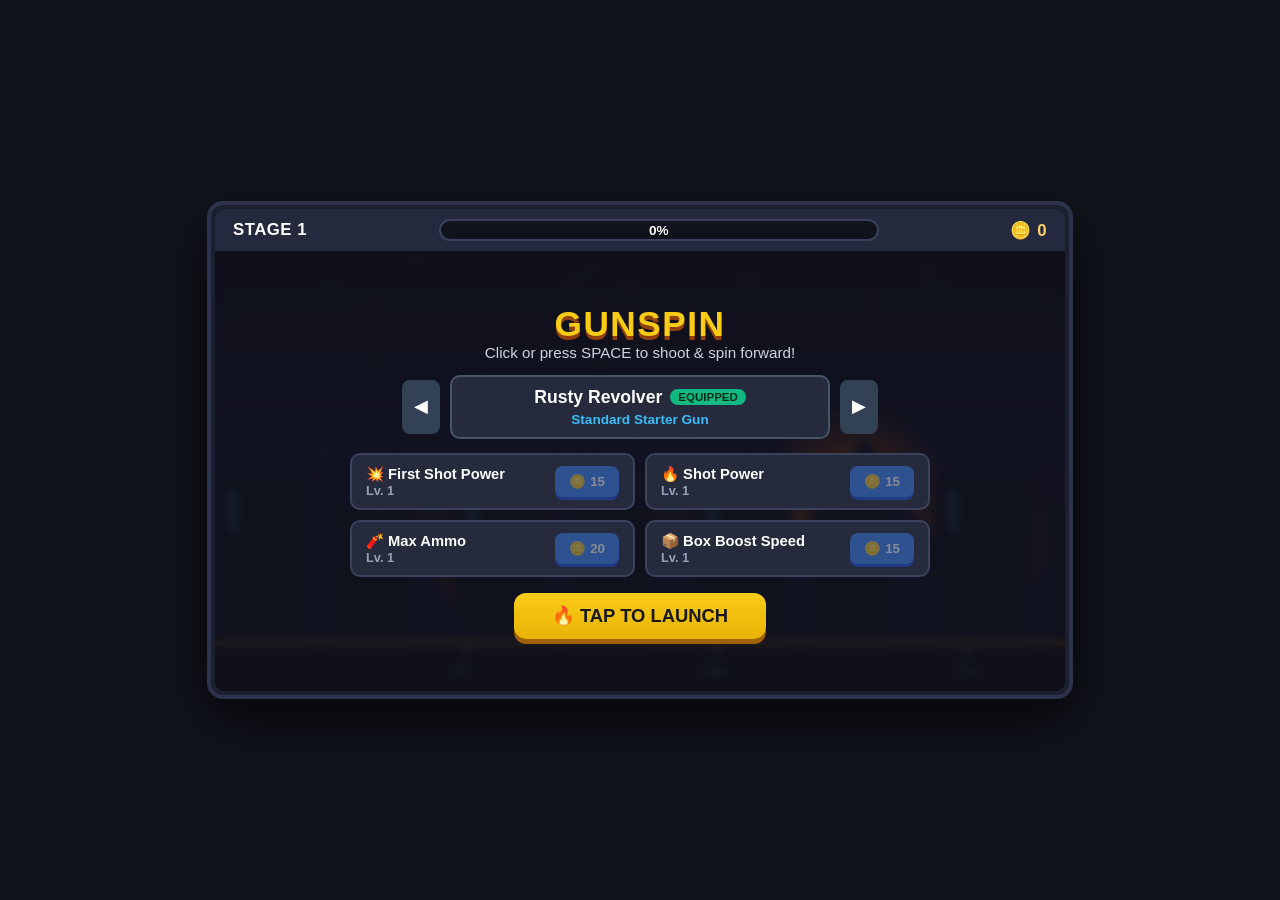
<file: gunspin/index.html>
<!DOCTYPE html>
<html lang="en">
<head>
  <meta charset="UTF-8">
  <meta name="viewport" content="width=device-width, initial-scale=1.0">
  <title>GunSpin Web</title>
  <link rel="stylesheet" href="style.css">
</head>
<body>

  <div class="game-container">
    <!-- Top HUD -->
    <div class="hud">
      <div class="hud-item">STAGE <span id="stageNum">1</span></div>
      <div class="progress-wrap">
        <div id="progressBar" class="progress-fill"></div>
        <span id="progressText">0%</span>
      </div>
      <div class="hud-item coins">🪙 <span id="coinText">0</span></div>
    </div>

    <!-- Main Canvas -->
    <div class="canvas-box">
      <canvas id="gameCanvas" width="850" height="440"></canvas>

      <!-- In-Flight Ammo Counter -->
      <div id="ammoHud" class="ammo-hud hidden"></div>

      <!-- Upgrade & Gun Selection Overlay -->
      <div id="menuOverlay" class="overlay">
        <h1 id="menuHeading">GUNSPIN</h1>
        <p id="menuSub">Click or press SPACE to shoot & spin forward!</p>

        <!-- Weapon Selector Bar -->
        <div class="gun-bar">
          <button class="nav-btn" onclick="cycleGun(-1)">◀</button>
          <div class="gun-card">
            <div class="gun-title">
              <span id="gunName">Rusty Revolver</span>
              <span id="gunTag" class="tag">EQUIPPED</span>
            </div>
            <div id="gunBonusText" class="gun-bonus">Base Weapon (No Bonus)</div>
          </div>
          <button class="nav-btn" onclick="cycleGun(1)">▶</button>
        </div>

        <!-- 4 Attribute Upgrades -->
        <div class="upgrade-grid">
          <div class="upg-card">
            <div class="upg-header">
              <span>💥 First Shot Power</span>
              <span id="lvlFirst">Lv. 1</span>
            </div>
            <button id="btnFirst" onclick="buyUpgrade('firstShot')">🪙 15</button>
          </div>

          <div class="upg-card">
            <div class="upg-header">
              <span>🔥 Shot Power</span>
              <span id="lvlPower">Lv. 1</span>
            </div>
            <button id="btnPower" onclick="buyUpgrade('power')">🪙 15</button>
          </div>

          <div class="upg-card">
            <div class="upg-header">
              <span>🧨 Max Ammo</span>
              <span id="lvlAmmo">Lv. 1</span>
            </div>
            <button id="btnAmmo" onclick="buyUpgrade('ammo')">🪙 20</button>
          </div>

          <div class="upg-card">
            <div class="upg-header">
              <span>📦 Box Boost Speed</span>
              <span id="lvlBoost">Lv. 1</span>
            </div>
            <button id="btnBoost" onclick="buyUpgrade('boost')">🪙 15</button>
          </div>
        </div>

        <button class="play-btn" onclick="startRun()">🔥 TAP TO LAUNCH</button>
      </div>
    </div>
  </div>

  <script src="game.js"></script>
</body>
</html>
</file>
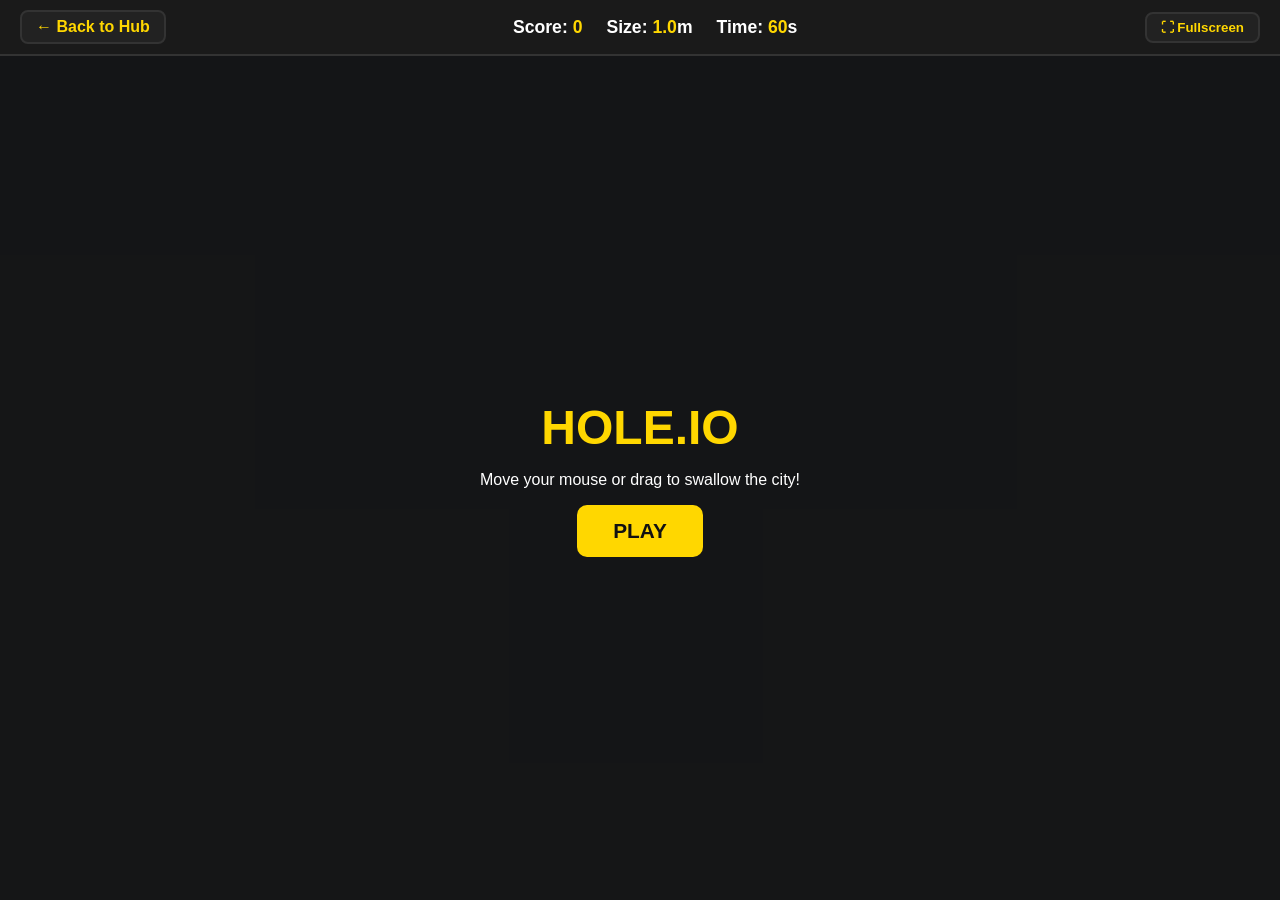
<file: hole-io/index.html>
<!DOCTYPE html>
<html lang="en">
<head>
  <meta charset="UTF-8">
  <meta name="viewport" content="width=device-width, initial-scale=1.0">
  <title>Hole.io | ://www.com</title>
  <style>
    * { box-sizing: border-box; margin: 0; padding: 0; user-select: none; }
    body { background: #111; color: #fff; font-family: sans-serif; display: flex; flex-direction: column; height: 100vh; overflow: hidden; }
    #top-bar { display: flex; justify-content: space-between; align-items: center; background: #1a1a1a; border-bottom: 2px solid #333; padding: 10px 20px; height: 56px; }
    .nav-btn { background: #222; color: #ffd700; border: 2px solid #333; padding: 6px 14px; border-radius: 8px; text-decoration: none; font-weight: bold; cursor: pointer; }
    #hud-stats { display: flex; gap: 24px; font-size: 1.1rem; font-weight: bold; }
    #hud-stats span { color: #ffd700; }
    #game-wrapper { position: relative; flex-grow: 1; width: 100%; overflow: hidden; background: #2b303a; }
    canvas { display: block; width: 100%; height: 100%; cursor: crosshair; }
    #overlay { position: absolute; inset: 0; background: rgba(17,17,17,0.85); display: flex; flex-direction: column; justify-content: center; align-items: center; gap: 1rem; z-index: 20; }
    #overlay.hidden { display: none; }
    #overlay h2 { font-size: 3rem; color: #ffd700; }
    #play-btn { background: #ffd700; color: #111; border: none; padding: 14px 36px; font-size: 1.3rem; font-weight: 900; border-radius: 10px; cursor: pointer; }
  </style>
</head>
<body>
  <header id="top-bar">
    <a class="nav-btn" href="../">← Back to Hub</a>
    <div id="hud-stats">
      <div>Score: <span id="score-display">0</span></div>
      <div>Size: <span id="size-display">1.0</span>m</div>
      <div>Time: <span id="time-display">60</span>s</div>
    </div>
    <button class="nav-btn" id="fullscreen-btn">⛶ Fullscreen</button>
  </header>
  <div id="game-wrapper">
    <canvas id="gameCanvas"></canvas>
    <div id="overlay">
      <h2 id="overlay-title">HOLE.IO</h2>
      <p id="overlay-subtitle">Move your mouse or drag to swallow the city!</p>
      <button id="play-btn">PLAY</button>
    </div>
  </div>
  <script src="game.js"></script>
</body>
</html>
</file>
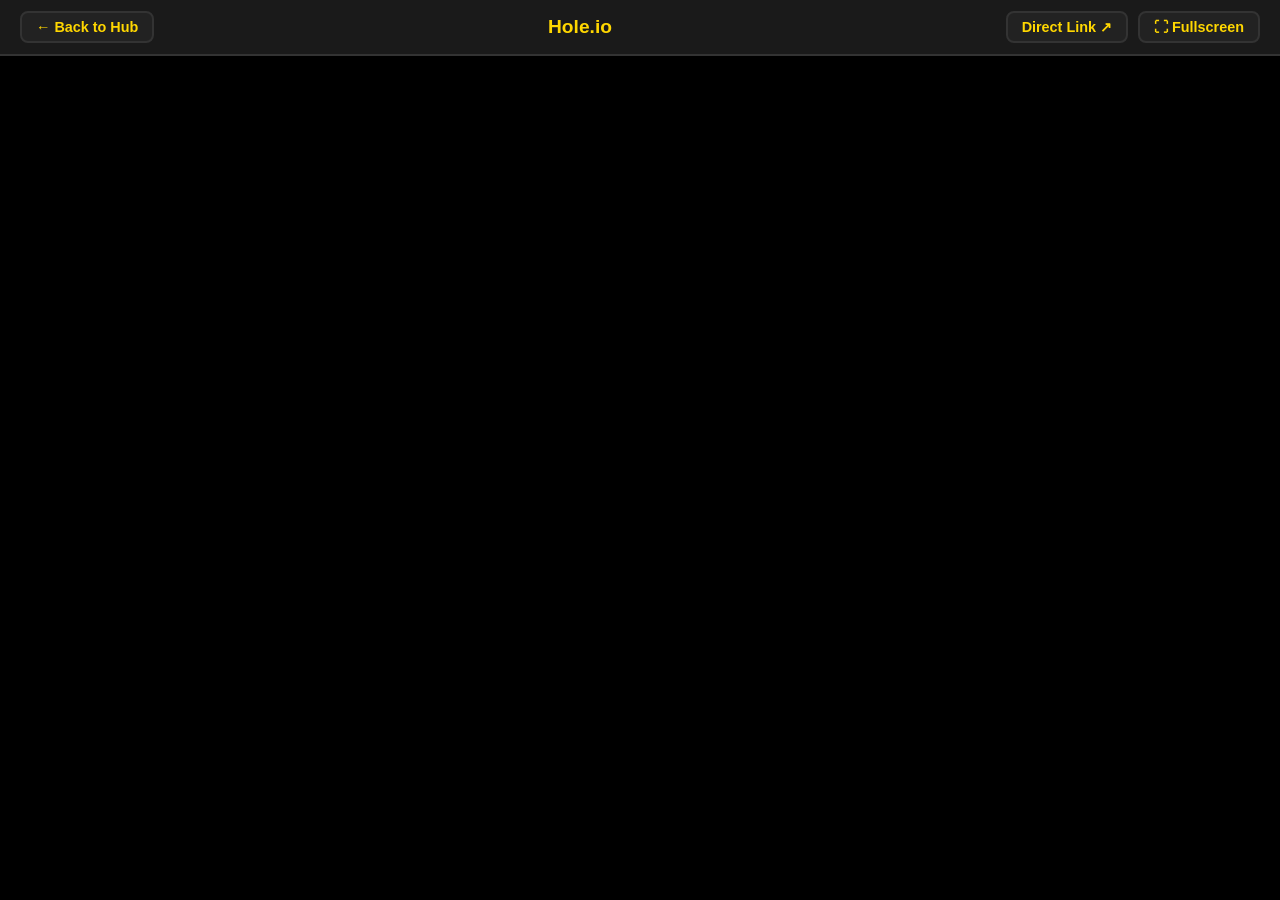
<file: hole.io/index.html>
<!DOCTYPE html>
<html lang="en">
<head>
  <meta charset="UTF-8">
  <meta name="viewport" content="width=device-width, initial-scale=1.0">
  <title>Hole.io | ://www.com</title>
  <style>
    * {
      box-sizing: border-box;
      margin: 0;
      padding: 0;
    }

    body {
      background-color: #111;
      color: #fff;
      font-family: 'Segoe UI', Tahoma, Geneva, Verdana, sans-serif;
      display: flex;
      flex-direction: column;
      height: 100vh;
      overflow: hidden;
    }

    /* Top Control Bar */
    #top-bar {
      display: flex;
      justify-content: space-between;
      align-items: center;
      background-color: #1a1a1a;
      border-bottom: 2px solid #333;
      padding: 10px 20px;
      height: 56px;
      flex-shrink: 0;
    }

    .nav-btn {
      background-color: #222;
      color: #ffd700;
      border: 2px solid #333;
      padding: 6px 14px;
      border-radius: 8px;
      text-decoration: none;
      font-weight: bold;
      font-size: 0.9rem;
      cursor: pointer;
      transition: border-color 0.2s, transform 0.1s;
    }

    .nav-btn:hover {
      border-color: #ffd700;
      transform: translateY(-1px);
    }

    #game-title {
      color: #ffd700;
      font-size: 1.2rem;
      margin: 0;
    }

    #right-controls {
      display: flex;
      gap: 10px;
    }

    /* Full-Height Game Iframe */
    #game-frame {
      flex-grow: 1;
      width: 100%;
      border: none;
      background-color: #000;
    }
  </style>
</head>
<body>

  <header id="top-bar">
    <a class="nav-btn" href="../">← Back to Hub</a>
    <h1 id="game-title">Hole.io</h1>
    <div id="right-controls">
      <a class="nav-btn" href="https://holeio.com" target="_blank" rel="noopener noreferrer">Direct Link ↗</a>
      <button class="nav-btn" id="fullscreen-btn">⛶ Fullscreen</button>
    </div>
  </header>

  <iframe id="game-frame" src="https://holeio.com" allowfullscreen></iframe>

  <script>
    const fullscreenBtn = document.getElementById("fullscreen-btn");
    const gameFrame = document.getElementById("game-frame");

    fullscreenBtn.addEventListener("click", () => {
      if (gameFrame.requestFullscreen) {
        gameFrame.requestFullscreen();
      } else if (gameFrame.webkitRequestFullscreen) {
        gameFrame.webkitRequestFullscreen();
      }
    });
  </script>

</body>
</html>
</file>
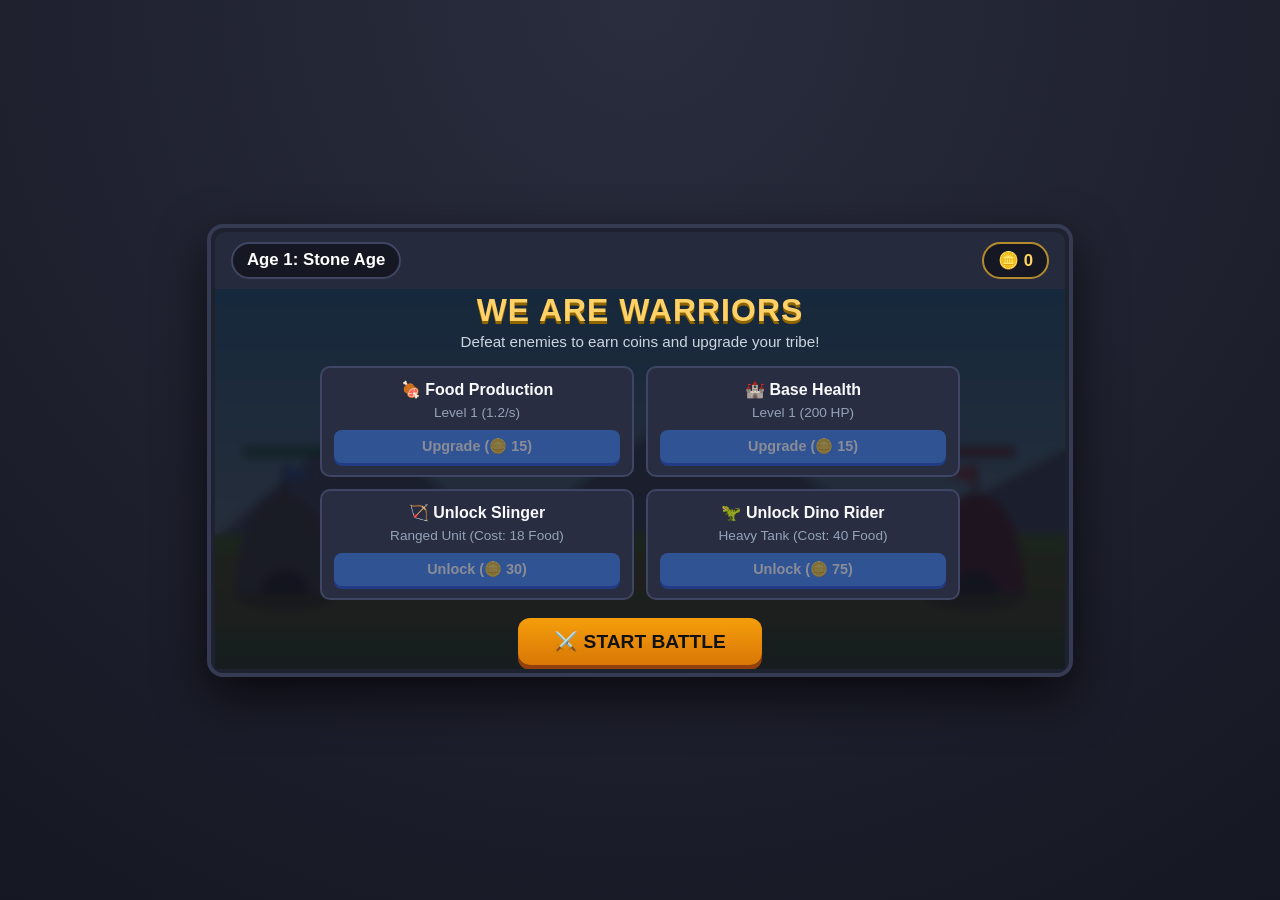
<file: we-are-warriors/index.html>
<!DOCTYPE html>
<html lang="en">
<head>
  <meta charset="UTF-8">
  <meta name="viewport" content="width=device-width, initial-scale=1.0">
  <title>We Are Warriors - Stone Age</title>
  <link rel="stylesheet" href="style.css">
</head>
<body>

  <div class="game-wrapper">
    <!-- Top Header -->
    <div class="top-bar">
      <div class="badge era-badge">Age 1: Stone Age</div>
      <div class="badge coin-badge">🪙 <span id="coinDisplay">0</span></div>
    </div>

    <!-- Main Battlefield -->
    <div class="canvas-container">
      <canvas id="gameCanvas" width="850" height="380"></canvas>

      <!-- Out-of-Match Upgrade Menu Overlay -->
      <div id="menuOverlay" class="overlay">
        <h1 id="menuTitle">WE ARE WARRIORS</h1>
        <p id="menuSubtitle">Defeat enemies to earn coins and upgrade your tribe!</p>

        <div class="upgrade-grid">
          <div class="upgrade-card">
            <h3>🍖 Food Production</h3>
            <p>Level <span id="foodLvlDisplay">1</span> (<span id="foodRateDisplay">1.2</span>/s)</p>
            <button id="btnUpgradeFood" onclick="buyUpgrade('food')">Upgrade (🪙 15)</button>
          </div>

          <div class="upgrade-card">
            <h3>🏰 Base Health</h3>
            <p>Level <span id="baseLvlDisplay">1</span> (<span id="baseHpDisplay">200</span> HP)</p>
            <button id="btnUpgradeBase" onclick="buyUpgrade('base')">Upgrade (🪙 15)</button>
          </div>

          <div class="upgrade-card">
            <h3>🏹 Unlock Slinger</h3>
            <p id="slingerStatus">Ranged Unit (Cost: 18 Food)</p>
            <button id="btnUnlockSlinger" onclick="buyUpgrade('slinger')">Unlock (🪙 30)</button>
          </div>

          <div class="upgrade-card">
            <h3>🦖 Unlock Dino Rider</h3>
            <p id="dinoStatus">Heavy Tank (Cost: 40 Food)</p>
            <button id="btnUnlockDino" onclick="buyUpgrade('dino')">Unlock (🪙 75)</button>
          </div>
        </div>

        <button class="battle-btn" onclick="startBattle()">⚔️ START BATTLE</button>
      </div>
    </div>

    <!-- In-Game Bottom Spawn Controls -->
    <div id="battleControls" class="bottom-bar hidden">
      <div class="food-box">
        <div class="food-label">🍖 FOOD: <span id="foodDisplay">0</span></div>
        <div class="food-bar-bg">
          <div id="foodProgress" class="food-bar-fill"></div>
        </div>
      </div>

      <div class="unit-buttons">
        <button id="btnSpawnClubman" class="unit-btn" onclick="spawnUnit('clubman')">
          <span class="unit-name">Clubman</span>
          <span class="unit-cost">🍖 8</span>
        </button>

        <button id="btnSpawnSlinger" class="unit-btn hidden" onclick="spawnUnit('slinger')">
          <span class="unit-name">Slinger</span>
          <span class="unit-cost">🍖 18</span>
        </button>

        <button id="btnSpawnDino" class="unit-btn hidden" onclick="spawnUnit('dino')">
          <span class="unit-name">Dino Rider</span>
          <span class="unit-cost">🍖 40</span>
        </button>
      </div>
    </div>
  </div>

  <script src="game.js"></script>
</body>
</html>
</file>
<file: gunspin/style.css>
* {
  box-sizing: border-box;
  margin: 0;
  padding: 0;
  user-select: none;
}

body {
  background: #12141d;
  color: #fff;
  font-family: 'Segoe UI', Roboto, Helvetica, Arial, sans-serif;
  display: flex;
  justify-content: center;
  align-items: center;
  min-height: 100vh;
}

.game-container {
  width: 866px;
  background: #1c1f2e;
  border: 4px solid #2e334d;
  border-radius: 16px;
  padding: 4px;
  box-shadow: 0 20px 60px rgba(0, 0, 0, 0.75);
}

.hud {
  display: flex;
  align-items: center;
  justify-content: space-between;
  background: #25293d;
  padding: 10px 18px;
  border-radius: 10px 10px 0 0;
  gap: 16px;
}

.hud-item {
  font-weight: 900;
  font-size: 1.05rem;
  letter-spacing: 0.5px;
}

.coins {
  color: #ffd166;
}

.progress-wrap {
  position: relative;
  flex: 1;
  max-width: 440px;
  height: 22px;
  background: #11131c;
  border-radius: 11px;
  border: 2px solid #3a405e;
  overflow: hidden;
  display: flex;
  align-items: center;
  justify-content: center;
}

.progress-fill {
  position: absolute;
  left: 0;
  top: 0;
  bottom: 0;
  width: 0%;
  background: linear-gradient(90deg, #f59e0b, #ef4444);
  transition: width 0.08s linear;
}

.progress-wrap span {
  position: relative;
  z-index: 2;
  font-size: 0.85rem;
  font-weight: 800;
  text-shadow: 0 1px 2px #000;
}

.canvas-box {
  position: relative;
  width: 850px;
  height: 440px;
  overflow: hidden;
  border-radius: 0 0 10px 10px;
}

canvas {
  display: block;
  cursor: pointer;
}

.ammo-hud {
  position: absolute;
  bottom: 18px;
  left: 50%;
  transform: translateX(-50%);
  display: flex;
  gap: 6px;
  background: rgba(15, 17, 26, 0.75);
  padding: 8px 14px;
  border-radius: 20px;
  border: 2px solid #3a405e;
  pointer-events: none;
}

.bullet-pip {
  width: 10px;
  height: 22px;
  background: #facc15;
  border-radius: 3px 3px 1px 1px;
  box-shadow: 0 0 6px rgba(250, 204, 21, 0.6);
}

.bullet-pip.empty {
  background: #334155;
  box-shadow: none;
}

.overlay {
  position: absolute;
  inset: 0;
  background: rgba(16, 18, 28, 0.88);
  backdrop-filter: blur(5px);
  display: flex;
  flex-direction: column;
  align-items: center;
  justify-content: center;
  padding: 20px;
}

.hidden {
  display: none !important;
}

.overlay h1 {
  font-size: 2.2rem;
  font-weight: 900;
  color: #facc15;
  text-shadow: 0 4px 0 #92400e;
  letter-spacing: 1.5px;
}

.overlay p {
  color: #cbd5e1;
  font-size: 0.95rem;
  margin-bottom: 14px;
}

.gun-bar {
  display: flex;
  align-items: center;
  gap: 10px;
  margin-bottom: 14px;
}

.nav-btn {
  width: 38px;
  height: 54px;
  background: #334155;
  color: #fff;
  font-size: 1.1rem;
  border: none;
  border-radius: 8px;
  cursor: pointer;
}

.gun-card {
  width: 380px;
  background: #252a3d;
  border: 2px solid #475569;
  border-radius: 10px;
  padding: 10px 16px;
  text-align: center;
}

.gun-title {
  display: flex;
  justify-content: center;
  align-items: center;
  gap: 8px;
  font-weight: 800;
  font-size: 1.1rem;
}

.tag {
  font-size: 0.72rem;
  padding: 2px 8px;
  border-radius: 10px;
  background: #10b981;
  color: #052e16;
}

.tag.locked {
  background: #ef4444;
  color: #fff;
}

.gun-bonus {
  font-size: 0.85rem;
  color: #38bdf8;
  margin-top: 4px;
  font-weight: 700;
}

.upgrade-grid {
  display: grid;
  grid-template-columns: repeat(2, 1fr);
  gap: 10px;
  width: 100%;
  max-width: 580px;
  margin-bottom: 16px;
}

.upg-card {
  background: #252a3d;
  border: 2px solid #3b425e;
  border-radius: 10px;
  padding: 10px 14px;
  display: flex;
  align-items: center;
  justify-content: space-between;
}

.upg-header {
  display: flex;
  flex-direction: column;
  font-weight: 700;
  font-size: 0.92rem;
}

.upg-header span:last-child {
  color: #94a3b8;
  font-size: 0.8rem;
}

.upg-card button {
  background: #3b82f6;
  color: #fff;
  font-weight: 800;
  border: none;
  padding: 8px 14px;
  border-radius: 8px;
  cursor: pointer;
  box-shadow: 0 3px 0 #1d4ed8;
}

.upg-card button:disabled {
  opacity: 0.45;
  cursor: not-allowed;
}

.play-btn {
  background: linear-gradient(180deg, #facc15, #eab308);
  color: #18181b;
  font-size: 1.15rem;
  font-weight: 900;
  padding: 12px 38px;
  border: none;
  border-radius: 12px;
  cursor: pointer;
  box-shadow: 0 5px 0 #a16207;
}

.play-btn:active {
  transform: translateY(2px);
}
</file>
<file: we-are-warriors/style.css>
* {
  box-sizing: border-box;
  margin: 0;
  padding: 0;
  user-select: none;
}

body {
  background: radial-gradient(circle at top, #2a2d3e, #151722);
  color: #ffffff;
  font-family: 'Segoe UI', Roboto, Helvetica, Arial, sans-serif;
  display: flex;
  justify-content: center;
  align-items: center;
  min-height: 100vh;
}

.game-wrapper {
  width: 866px;
  background: #1e2130;
  border: 4px solid #363b54;
  border-radius: 16px;
  padding: 4px;
  box-shadow: 0 20px 50px rgba(0, 0, 0, 0.65);
}

.top-bar {
  display: flex;
  justify-content: space-between;
  padding: 10px 16px;
  background: #262a3d;
  border-radius: 10px 10px 0 0;
}

.badge {
  font-weight: 800;
  font-size: 1.05rem;
  padding: 6px 14px;
  border-radius: 20px;
  background: #151722;
  border: 2px solid #3f4663;
}

.coin-badge {
  color: #ffd166;
  border-color: #b38b2d;
}

.canvas-container {
  position: relative;
  width: 850px;
  height: 380px;
  overflow: hidden;
}

canvas {
  display: block;
  background: #87ceeb;
}

/* Out-of-Match Overlay */
.overlay {
  position: absolute;
  inset: 0;
  background: rgba(18, 20, 32, 0.88);
  backdrop-filter: blur(4px);
  display: flex;
  flex-direction: column;
  align-items: center;
  justify-content: center;
  padding: 20px;
  text-align: center;
}

.overlay.hidden, .hidden {
  display: none !important;
}

.overlay h1 {
  font-size: 2rem;
  letter-spacing: 1px;
  color: #ffd166;
  text-shadow: 0 3px 0 #8f6500;
  margin-bottom: 4px;
}

.overlay p {
  color: #cbd5e1;
  margin-bottom: 16px;
  font-size: 0.95rem;
}

.upgrade-grid {
  display: grid;
  grid-template-columns: repeat(2, 1fr);
  gap: 12px;
  width: 100%;
  max-width: 640px;
  margin-bottom: 18px;
}

.upgrade-card {
  background: #282d42;
  border: 2px solid #3f4663;
  border-radius: 10px;
  padding: 12px;
  display: flex;
  flex-direction: column;
  gap: 6px;
}

.upgrade-card h3 {
  font-size: 1rem;
  color: #f8fafc;
}

.upgrade-card p {
  font-size: 0.85rem;
  margin-bottom: 4px;
  color: #94a3b8;
}

button {
  font-family: inherit;
  font-weight: 800;
  border: none;
  border-radius: 8px;
  cursor: pointer;
  transition: transform 0.08s, filter 0.15s;
}

button:active:not(:disabled) {
  transform: translateY(2px);
}

button:disabled {
  opacity: 0.45;
  cursor: not-allowed;
}

.upgrade-card button {
  background: #3b82f6;
  color: white;
  padding: 8px;
  font-size: 0.9rem;
  box-shadow: 0 3px 0 #1d4ed8;
}

.upgrade-card button.unlocked {
  background: #10b981;
  box-shadow: 0 3px 0 #047857;
}

.battle-btn {
  background: linear-gradient(180deg, #f59e0b, #d97706);
  color: #111;
  font-size: 1.2rem;
  padding: 12px 36px;
  border-radius: 12px;
  box-shadow: 0 5px 0 #92400e;
}

.battle-btn:hover {
  filter: brightness(1.08);
}

/* Bottom In-Game Bar */
.bottom-bar {
  display: flex;
  align-items: center;
  justify-content: space-between;
  background: #262a3d;
  padding: 12px 18px;
  border-radius: 0 0 10px 10px;
  gap: 20px;
}

.food-box {
  width: 210px;
}

.food-label {
  font-weight: 800;
  font-size: 1.05rem;
  margin-bottom: 6px;
  color: #fca5a5;
}

.food-bar-bg {
  width: 100%;
  height: 14px;
  background: #151722;
  border-radius: 8px;
  overflow: hidden;
  border: 2px solid #3f4663;
}

.food-bar-fill {
  height: 100%;
  width: 0%;
  background: linear-gradient(90deg, #ef4444, #f97316);
  transition: width 0.05s linear;
}

.unit-buttons {
  display: flex;
  gap: 12px;
  flex: 1;
  justify-content: flex-end;
}

.unit-btn {
  display: flex;
  flex-direction: column;
  align-items: center;
  justify-content: center;
  width: 125px;
  height: 58px;
  background: linear-gradient(180deg, #fde047, #eab308);
  color: #1e1b18;
  box-shadow: 0 4px 0 #a16207;
}

.unit-name {
  font-size: 0.95rem;
}

.unit-cost {
  font-size: 0.85rem;
  background: rgba(0, 0, 0, 0.15);
  padding: 2px 8px;
  border-radius: 10px;
  margin-top: 2px;
}
</file>
